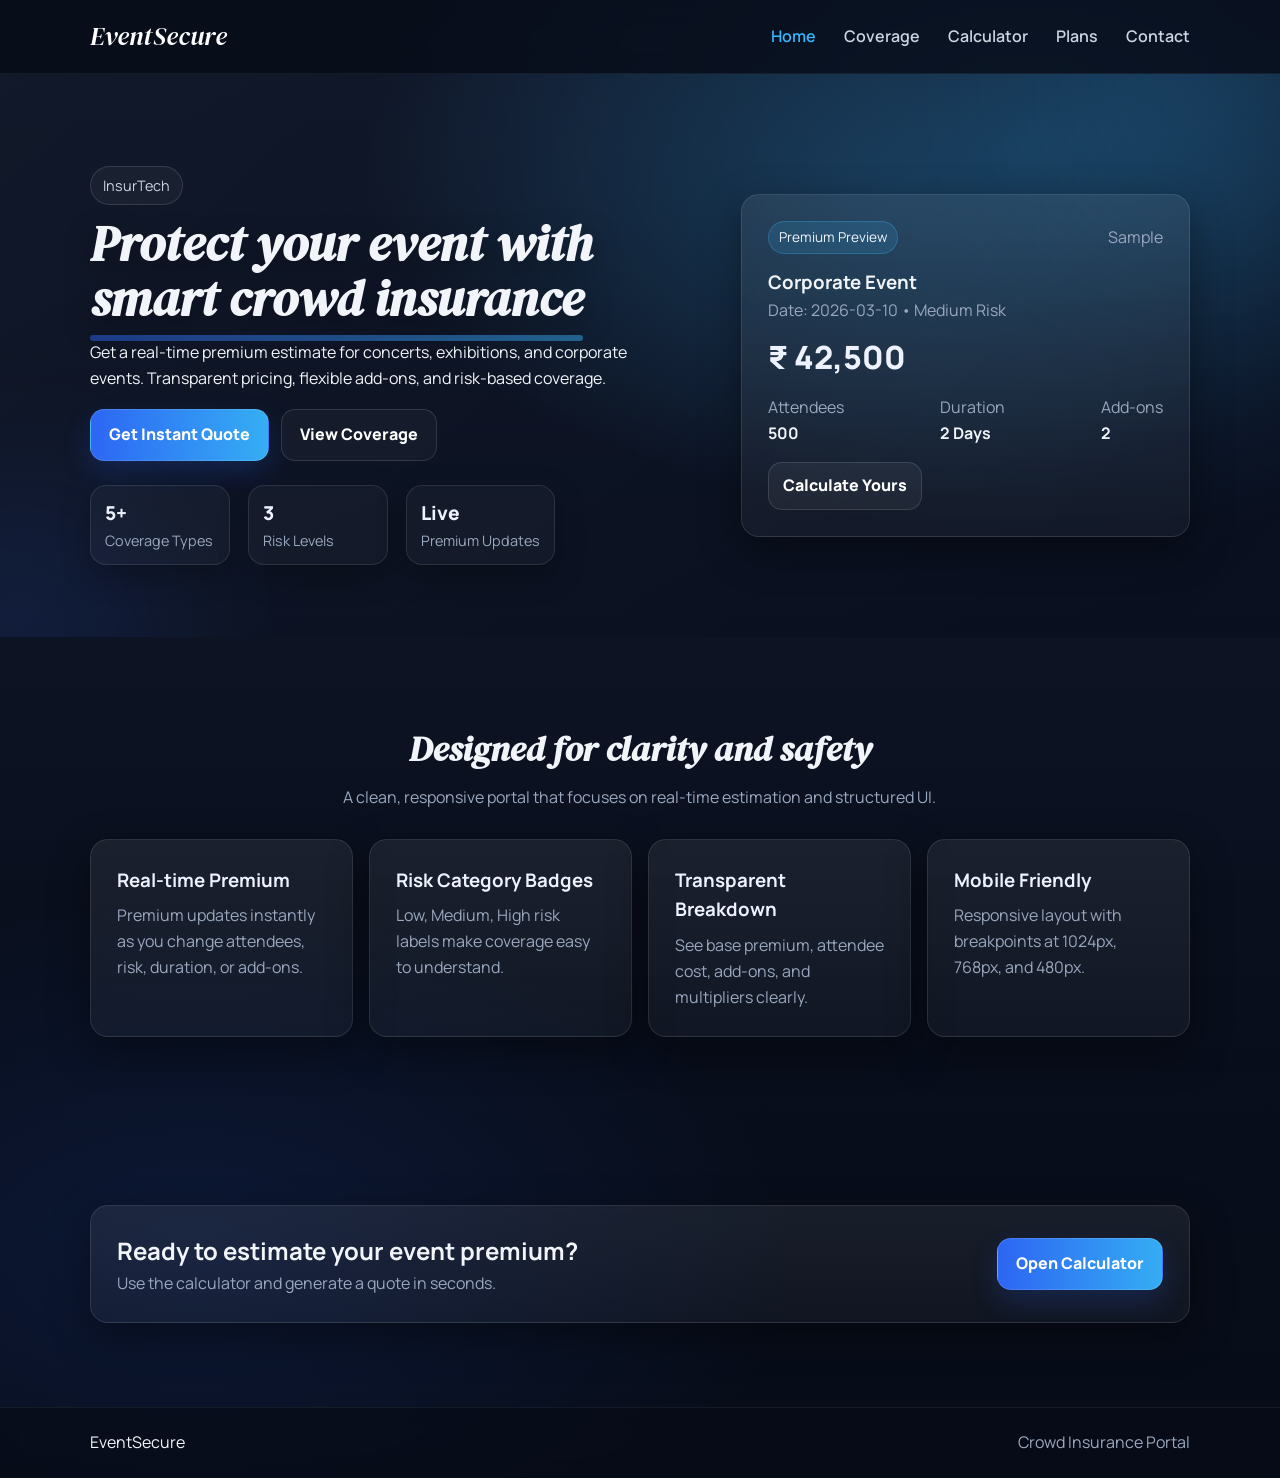
<file: index.html>
<!DOCTYPE html>
<html lang="en">
<head>
  <meta charset="UTF-8" />
  <meta name="viewport" content="width=device-width, initial-scale=1.0"/>
  <title>EventSecure | Crowd Insurance Portal</title>

  <link href="https://fonts.googleapis.com/css2?family=DM+Serif+Display:ital@1&family=Manrope:wght@300;400;600;700&display=swap" rel="stylesheet">
  <link rel="stylesheet" href="style.css">
</head>

<body>
  
  <header class="navbar">
    <div class="container nav-container">
      <a class="logo" href="index.html">EventSecure</a>

      <nav>
        <ul class="nav-links" id="navLinks">
          <li><a class="active" href="index.html">Home</a></li>
          <li><a href="coverage.html">Coverage</a></li>
          <li><a href="calculator.html">Calculator</a></li>
          <li><a href="plans.html">Plans</a></li>
          <li><a href="contact.html">Contact</a></li>
        </ul>
      </nav>

      <button class="menu-toggle" id="menuToggle" aria-label="Open menu">&#9776;</button>
    </div>
  </header>

  
  <main>
    <section class="hero hero-blobs">
      <div class="container hero-grid">
        <div class="hero-text fade-up">
          <p class="pill">InsurTech</p>
    <h1>Protect your event with <span class="accent">smart crowd insurance</span></h1>
          <p class="subtext">
            Get a real-time premium estimate for concerts, exhibitions, and corporate events.
            Transparent pricing, flexible add-ons, and risk-based coverage.
          </p>

          <div class="hero-buttons">
            <a class="btn-primary" href="calculator.html">Get Instant Quote</a>
            <a class="btn-secondary" href="coverage.html">View Coverage</a>
          </div>

          <div class="mini-stats">
            <div class="stat">
              <div class="stat-num">5+</div>
              <div class="stat-label">Coverage Types</div>
            </div>
            <div class="stat">
              <div class="stat-num">3</div>
              <div class="stat-label">Risk Levels</div>
            </div>
            <div class="stat">
              <div class="stat-num">Live</div>
              <div class="stat-label">Premium Updates</div>
            </div>
          </div>
        </div>

        <div class="hero-panel fade-up">
          <div class="glass card-preview">
            <div class="preview-top">
              <span class="chip">Premium Preview</span>
              <span class="muted">Sample</span>
            </div>

            <div class="preview-main">
              <h3>Corporate Event</h3>
              <p class="muted">Date: 2026-03-10 • Medium Risk</p>
              <div class="preview-price">₹ 42,500</div>
            </div>

            <div class="preview-row">
              <div>
                <div class="muted">Attendees</div>
                <div class="strong">500</div>
              </div>
              <div>
                <div class="muted">Duration</div>
                <div class="strong">2 Days</div>
              </div>
              <div>
                <div class="muted">Add-ons</div>
                <div class="strong">2</div>
              </div>
            </div>

            <a class="btn-small" href="calculator.html">Calculate Yours</a>
          </div>
        </div>
      </div>
    </section>

    
    <section class="section section-alt">
      <div class="container">
        <div class="section-title fade-up">
          <h2>Designed for clarity and safety</h2>
          <p class="muted">A clean, responsive portal that focuses on real-time estimation and structured UI.</p>
        </div>

        <div class="features-grid">
          <article class="feature glass fade-up">
            <h3>Real-time Premium</h3>
            <p class="muted">Premium updates instantly as you change attendees, risk, duration, or add-ons.</p>
          </article>

          <article class="feature glass fade-up">
            <h3>Risk Category Badges</h3>
            <p class="muted">Low, Medium, High risk labels make coverage easy to understand.</p>
          </article>

          <article class="feature glass fade-up">
            <h3>Transparent Breakdown</h3>
            <p class="muted">See base premium, attendee cost, add-ons, and multipliers clearly.</p>
          </article>

          <article class="feature glass fade-up">
            <h3>Mobile Friendly</h3>
            <p class="muted">Responsive layout with breakpoints at 1024px, 768px, and 480px.</p>
          </article>
        </div>
      </div>
    </section>


    <section class="section">
      <div class="container cta glass fade-up">
        <div>
          <h2>Ready to estimate your event premium?</h2>
          <p class="muted">Use the calculator and generate a quote in seconds.</p>
        </div>
        <a class="btn-primary" href="calculator.html">Open Calculator</a>
      </div>
    </section>
  </main>

  
  <footer class="footer">
    <div class="container footer-content">
      <p>EventSecure</p>
      <p class="muted">Crowd Insurance Portal </p>
    </div>
  </footer>

  <script src="script.js"></script>
</body>
</html>
</file>
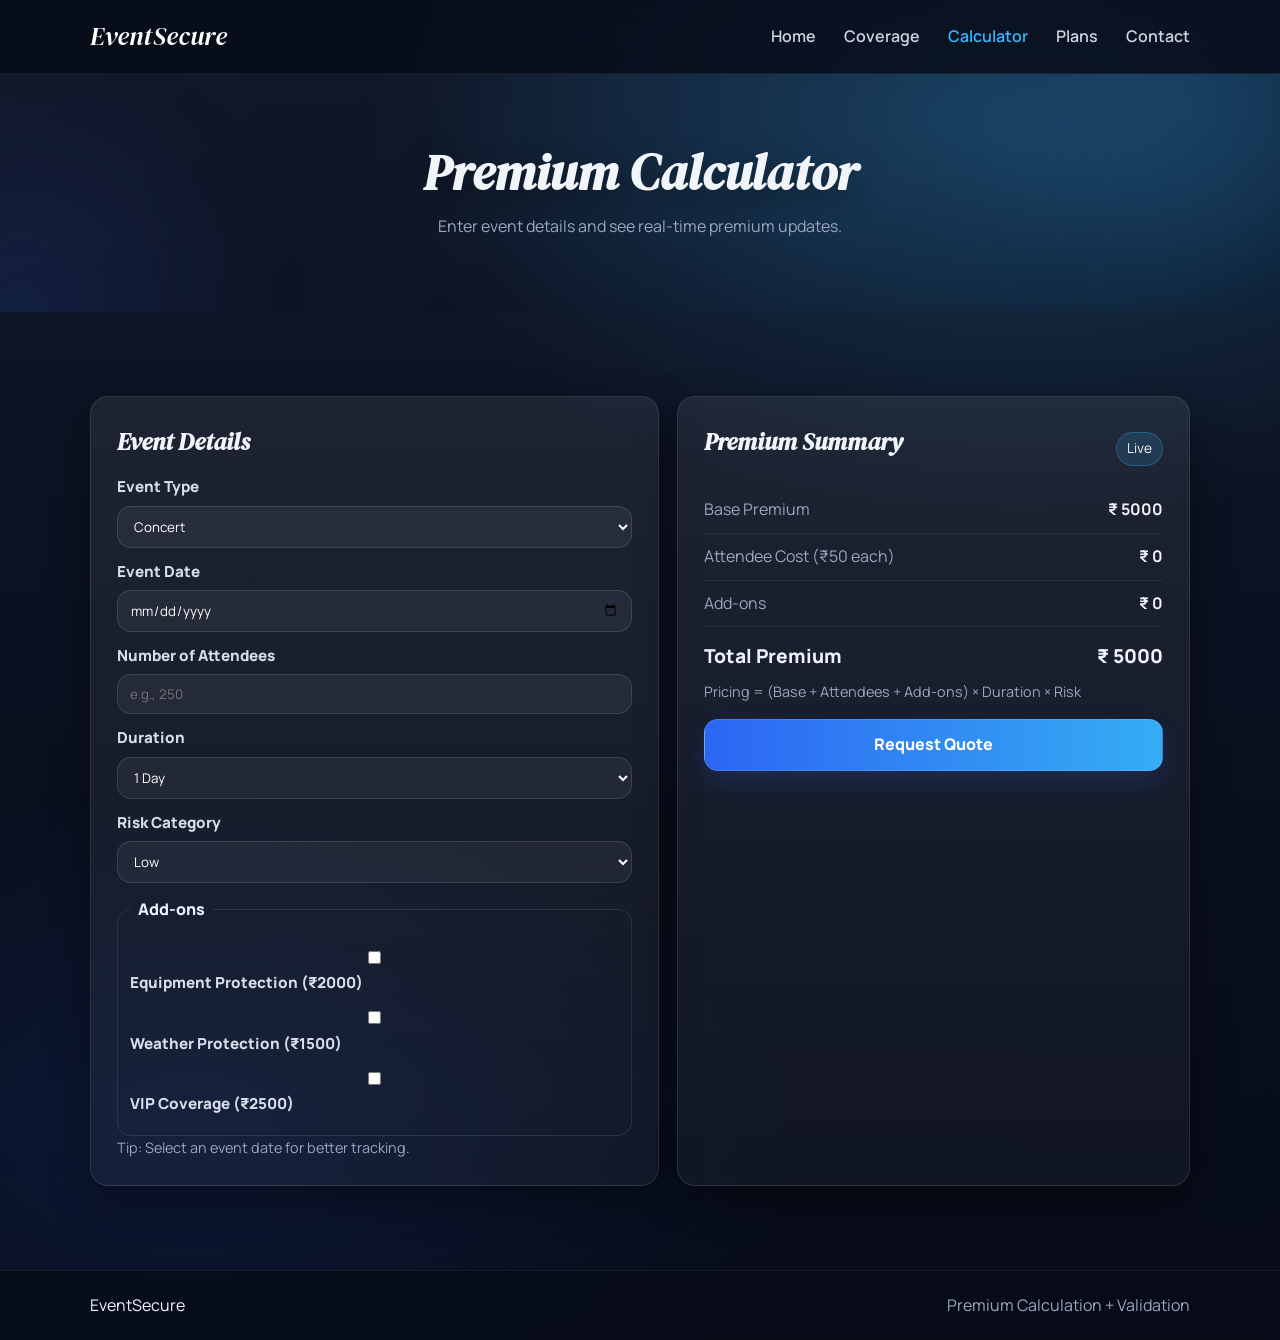
<file: calculator.html>
<!DOCTYPE html>
<html lang="en">
<head>
  <meta charset="UTF-8" />
  <meta name="viewport" content="width=device-width, initial-scale=1.0"/>
  <title>Calculator | EventSecure</title>

  <link href="https://fonts.googleapis.com/css2?family=DM+Serif+Display:ital@1&family=Manrope:wght@300;400;600;700&display=swap" rel="stylesheet">
  <link rel="stylesheet" href="style.css">
</head>

<body>
  <header class="navbar">
    <div class="container nav-container">
      <a class="logo" href="index.html">EventSecure</a>

      <nav>
        <ul class="nav-links" id="navLinks">
          <li><a href="index.html">Home</a></li>
          <li><a href="coverage.html">Coverage</a></li>
          <li><a class="active" href="calculator.html">Calculator</a></li>
          <li><a href="plans.html">Plans</a></li>
          <li><a href="contact.html">Contact</a></li>
        </ul>
      </nav>

      <button class="menu-toggle" id="menuToggle" aria-label="Open menu">&#9776;</button>
    </div>
  </header>

  <main>
    <section class="page-hero hero-blobs">
      <div class="container fade-up">
        <h1>Premium Calculator</h1>
        <p class="muted">Enter event details and see real-time premium updates.</p>
      </div>
    </section>

    <section class="section section-alt">
      <div class="container calc-grid">
        <!-- Form -->
        <section class="glass fade-up" aria-label="Event Details Form">
          <h2 class="card-title">Event Details</h2>

          <form id="calcForm" class="form">
            <label for="eventType">Event Type</label>
            <select id="eventType">
              <option value="5000">Concert</option>
              <option value="3000">Exhibition</option>
              <option value="4000">Corporate Event</option>
            </select>

            <label for="eventDate">Event Date</label>
            <input type="date" id="eventDate"/>

            <label for="attendees">Number of Attendees</label>
            <input type="number" id="attendees" min="1" placeholder="e.g., 250"/>

            <label for="duration">Duration</label>
            <select id="duration">
              <option value="1">1 Day</option>
              <option value="1.2">2–3 Days</option>
              <option value="1.5">More than 3 Days</option>
            </select>

            <label for="risk">Risk Category</label>
            <select id="risk">
              <option value="1">Low</option>
              <option value="1.3">Medium</option>
              <option value="1.6">High</option>
            </select>

            <fieldset class="fieldset">
              <legend>Add-ons</legend>
              <label class="check">
                <input type="checkbox" id="equipment" value="2000"/>
                Equipment Protection (₹2000)
              </label>
              <label class="check">
                <input type="checkbox" id="weather" value="1500"/>
                Weather Protection (₹1500)
              </label>
              <label class="check">
                <input type="checkbox" id="vip" value="2500"/>
                VIP Coverage (₹2500)
              </label>
            </fieldset>

            <p id="calcMsg" class="muted small"></p>
          </form>
        </section>

        <!-- Summary -->
        <aside class="glass fade-up" aria-label="Premium Summary">
          <div class="summary-head">
            <h2 class="card-title">Premium Summary</h2>
            <span class="chip">Live</span>
          </div>

          <div class="summary-row">
            <span class="muted">Base Premium</span>
            <span class="strong">₹ <span id="basePremium">0</span></span>
          </div>

          <div class="summary-row">
            <span class="muted">Attendee Cost (₹50 each)</span>
            <span class="strong">₹ <span id="attendeeCost">0</span></span>
          </div>

          <div class="summary-row">
            <span class="muted">Add-ons</span>
            <span class="strong">₹ <span id="addonCost">0</span></span>
          </div>

          <div class="divider"></div>

          <div class="summary-total">
            <span>Total Premium</span>
            <span>₹ <span id="totalPremium">0</span></span>
          </div>

          <p class="muted small">Pricing = (Base + Attendees + Add-ons) × Duration × Risk</p>

          <a class="btn-primary full" href="contact.html">Request Quote</a>
        </aside>
      </div>
    </section>
  </main>

  <footer class="footer">
    <div class="container footer-content">
      <p>EventSecure</p>
      <p class="muted">Premium Calculation + Validation</p>
    </div>
  </footer>

  <script src="script.js"></script>
</body>
</html>
</file>
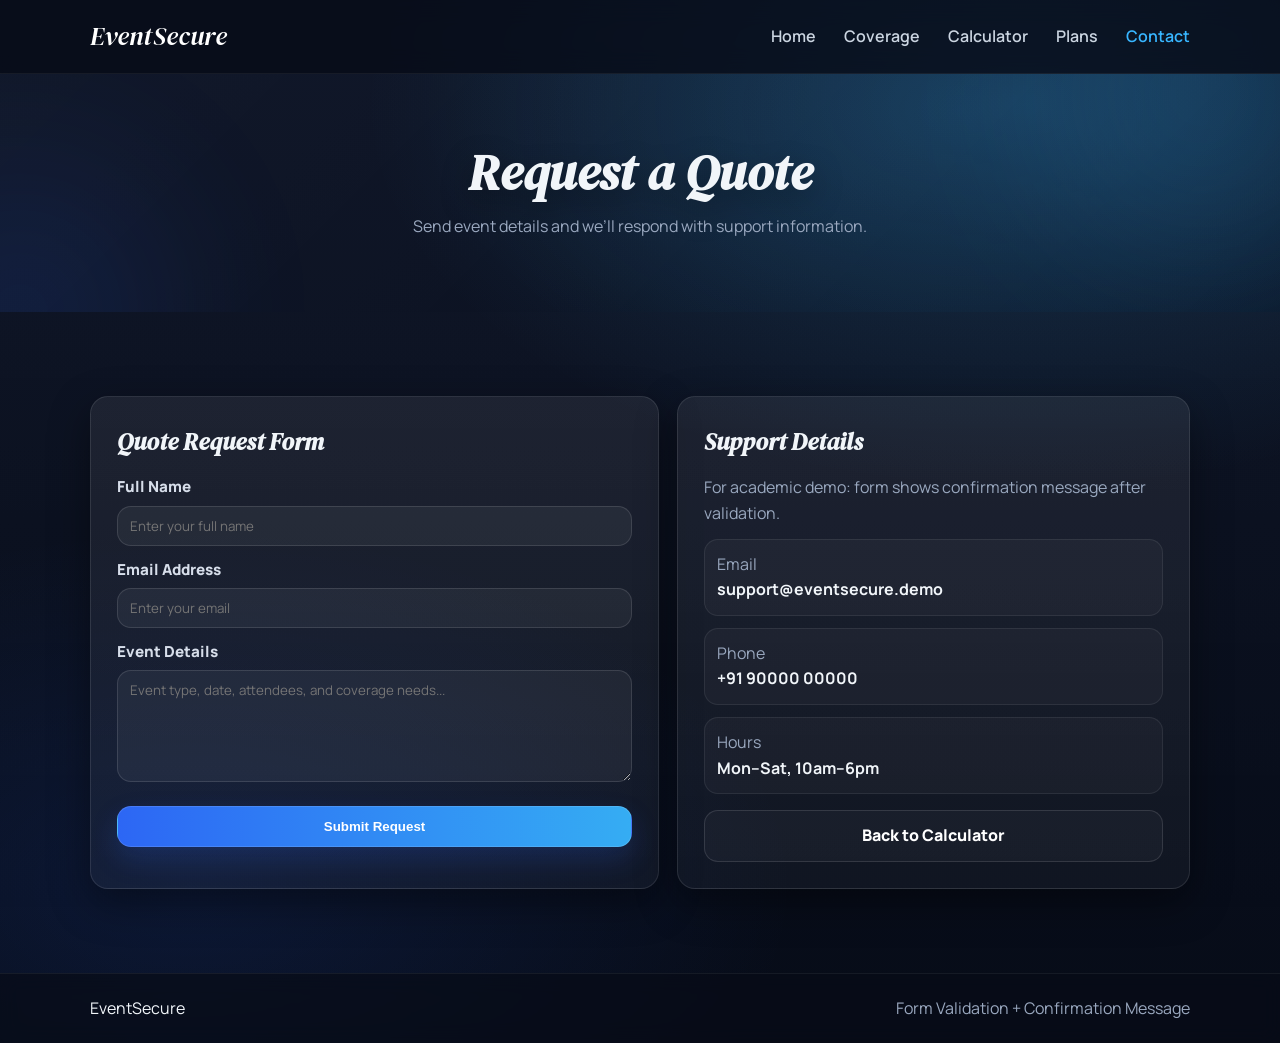
<file: contact.html>
<!DOCTYPE html>
<html lang="en">
<head>
  <meta charset="UTF-8" />
  <meta name="viewport" content="width=device-width, initial-scale=1.0"/>
  <title>Contact | EventSecure</title>

  <link href="https://fonts.googleapis.com/css2?family=DM+Serif+Display:ital@1&family=Manrope:wght@300;400;600;700&display=swap" rel="stylesheet">
  <link rel="stylesheet" href="style.css">
</head>

<body>
  <header class="navbar">
    <div class="container nav-container">
      <a class="logo" href="index.html">EventSecure</a>

      <nav>
        <ul class="nav-links" id="navLinks">
          <li><a href="index.html">Home</a></li>
          <li><a href="coverage.html">Coverage</a></li>
          <li><a href="calculator.html">Calculator</a></li>
          <li><a href="plans.html">Plans</a></li>
          <li><a class="active" href="contact.html">Contact</a></li>
        </ul>
      </nav>

      <button class="menu-toggle" id="menuToggle" aria-label="Open menu">&#9776;</button>
    </div>
  </header>

  <main>
    <section class="page-hero hero-blobs">
      <div class="container fade-up">
        <h1>Request a Quote</h1>
        <p class="muted">Send event details and we’ll respond with support information.</p>
      </div>
    </section>

    <section class="section section-alt">
      <div class="container contact-grid">
        <section class="glass fade-up">
          <h2 class="card-title">Quote Request Form</h2>

          <form id="contactForm" class="form">
            <label for="name">Full Name</label>
            <input type="text" id="name" placeholder="Enter your full name" required>

            <label for="email">Email Address</label>
            <input type="email" id="email" placeholder="Enter your email" required>

            <label for="message">Event Details</label>
            <textarea id="message" rows="5" placeholder="Event type, date, attendees, and coverage needs..." required></textarea>

            <button class="btn-primary full" type="submit">Submit Request</button>
            <p id="formMessage" class="small"></p>
          </form>
        </section>

        <aside class="glass fade-up">
          <h2 class="card-title">Support Details</h2>
          <p class="muted">For academic demo: form shows confirmation message after validation.</p>

          <div class="support-box">
            <div class="support-item">
              <div class="muted">Email</div>
              <div class="strong">support@eventsecure.demo</div>
            </div>
            <div class="support-item">
              <div class="muted">Phone</div>
              <div class="strong">+91 90000 00000</div>
            </div>
            <div class="support-item">
              <div class="muted">Hours</div>
              <div class="strong">Mon–Sat, 10am–6pm</div>
            </div>
          </div>

          <a class="btn-secondary full" href="calculator.html">Back to Calculator</a>
        </aside>
      </div>
    </section>
  </main>

  <footer class="footer">
    <div class="container footer-content">
      <p>EventSecure</p>
      <p class="muted">Form Validation + Confirmation Message</p>
    </div>
  </footer>

  <script src="script.js"></script>
</body>
</html>
</file>
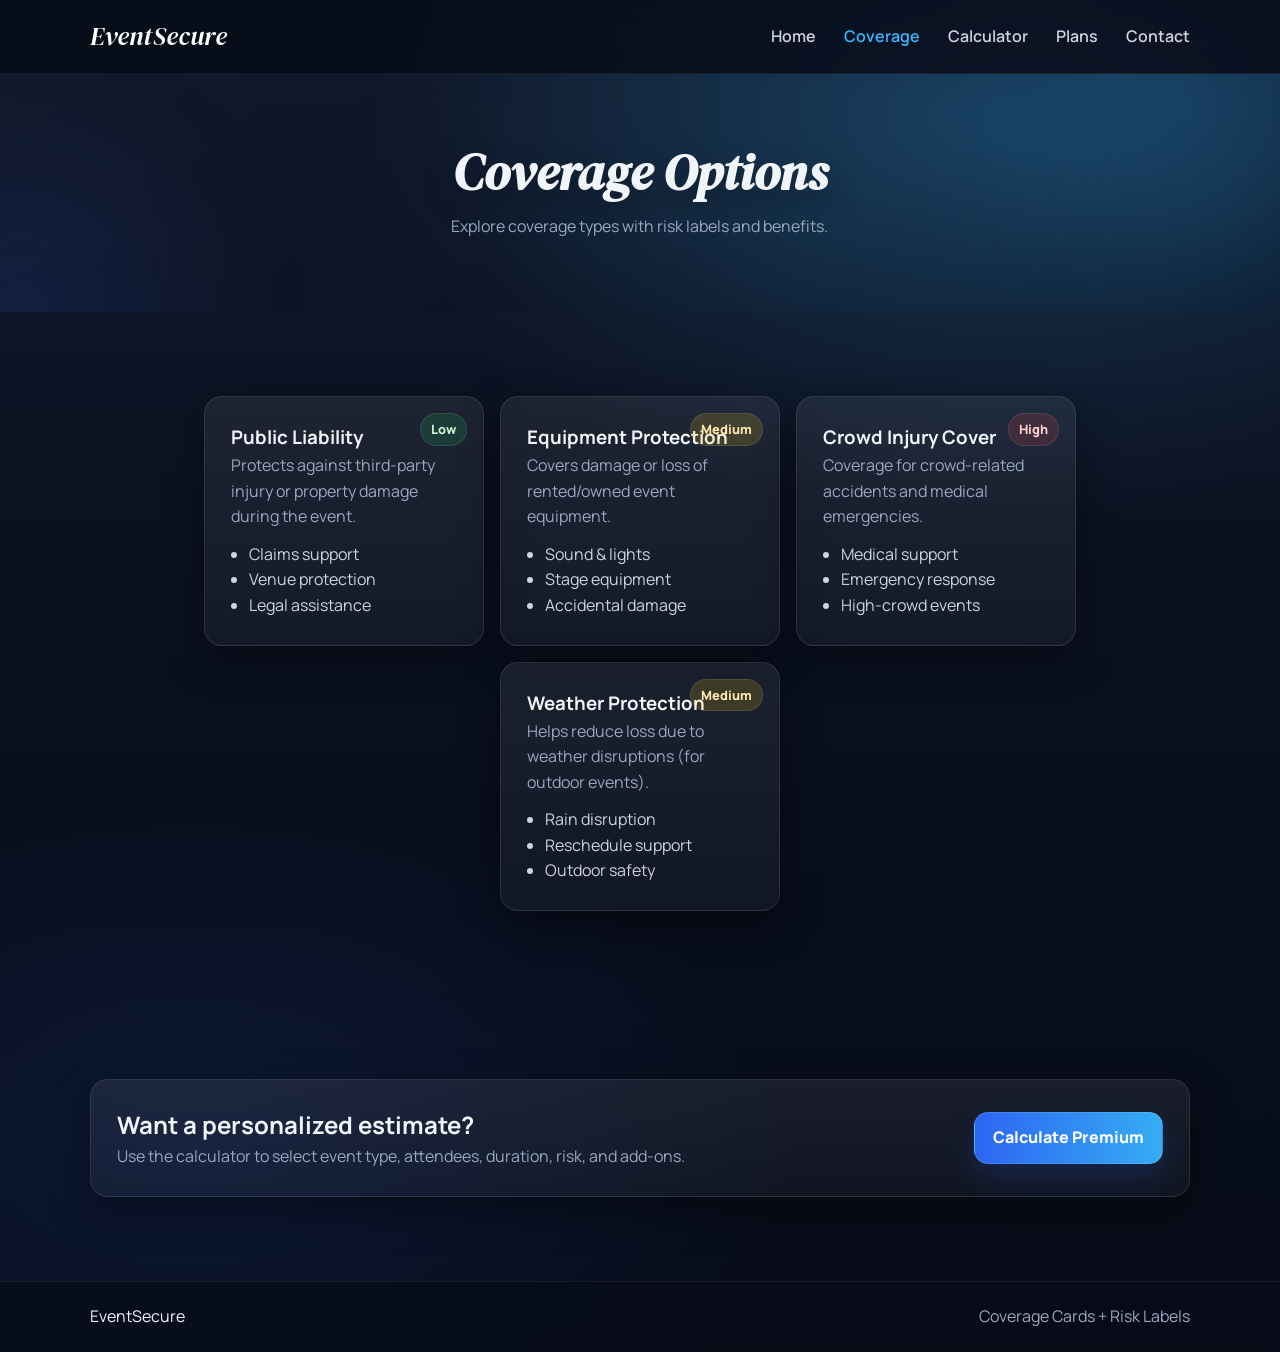
<file: coverage.html>
<!DOCTYPE html>
<html lang="en">
<head>
  <meta charset="UTF-8" />
  <meta name="viewport" content="width=device-width, initial-scale=1.0"/>
  <title>Coverage | EventSecure</title>

  <link href="https://fonts.googleapis.com/css2?family=DM+Serif+Display:ital@1&family=Manrope:wght@300;400;600;700&display=swap" rel="stylesheet">
  <link rel="stylesheet" href="style.css">
</head>

<body>
  <header class="navbar">
    <div class="container nav-container">
      <a class="logo" href="index.html">EventSecure</a>

      <nav>
        <ul class="nav-links" id="navLinks">
          <li><a href="index.html">Home</a></li>
          <li><a class="active" href="coverage.html">Coverage</a></li>
          <li><a href="calculator.html">Calculator</a></li>
          <li><a href="plans.html">Plans</a></li>
          <li><a href="contact.html">Contact</a></li>
        </ul>
      </nav>

      <button class="menu-toggle" id="menuToggle" aria-label="Open menu">&#9776;</button>
    </div>
  </header>

  <main>
    <section class="page-hero hero-blobs">
      <div class="container fade-up">
        <h1>Coverage Options</h1>
        <p class="muted">Explore coverage types with risk labels and benefits.</p>
      </div>
    </section>

    <section class="section section-alt">
      <div class="container">
        <div class="cards-flex">
          <article class="coverage-card glass fade-up">
            <span class="risk-badge low">Low</span>
            <h3>Public Liability</h3>
            <p class="muted">Protects against third-party injury or property damage during the event.</p>
            <ul class="mini-list">
              <li>Claims support</li>
              <li>Venue protection</li>
              <li>Legal assistance</li>
            </ul>
          </article>

          <article class="coverage-card glass fade-up">
            <span class="risk-badge medium">Medium</span>
            <h3>Equipment Protection</h3>
            <p class="muted">Covers damage or loss of rented/owned event equipment.</p>
            <ul class="mini-list">
              <li>Sound & lights</li>
              <li>Stage equipment</li>
              <li>Accidental damage</li>
            </ul>
          </article>

          <article class="coverage-card glass fade-up">
            <span class="risk-badge high">High</span>
            <h3>Crowd Injury Cover</h3>
            <p class="muted">Coverage for crowd-related accidents and medical emergencies.</p>
            <ul class="mini-list">
              <li>Medical support</li>
              <li>Emergency response</li>
              <li>High-crowd events</li>
            </ul>
          </article>

          <article class="coverage-card glass fade-up">
            <span class="risk-badge medium">Medium</span>
            <h3>Weather Protection</h3>
            <p class="muted">Helps reduce loss due to weather disruptions (for outdoor events).</p>
            <ul class="mini-list">
              <li>Rain disruption</li>
              <li>Reschedule support</li>
              <li>Outdoor safety</li>
            </ul>
          </article>
        </div>
      </div>
    </section>

    <section class="section">
      <div class="container cta glass fade-up">
        <div>
          <h2>Want a personalized estimate?</h2>
          <p class="muted">Use the calculator to select event type, attendees, duration, risk, and add-ons.</p>
        </div>
        <a class="btn-primary" href="calculator.html">Calculate Premium</a>
      </div>
    </section>
  </main>

  <footer class="footer">
    <div class="container footer-content">
      <p>EventSecure</p>
      <p class="muted">Coverage Cards + Risk Labels</p>
    </div>
  </footer>

  <script src="script.js"></script>
</body>
</html>
</file>
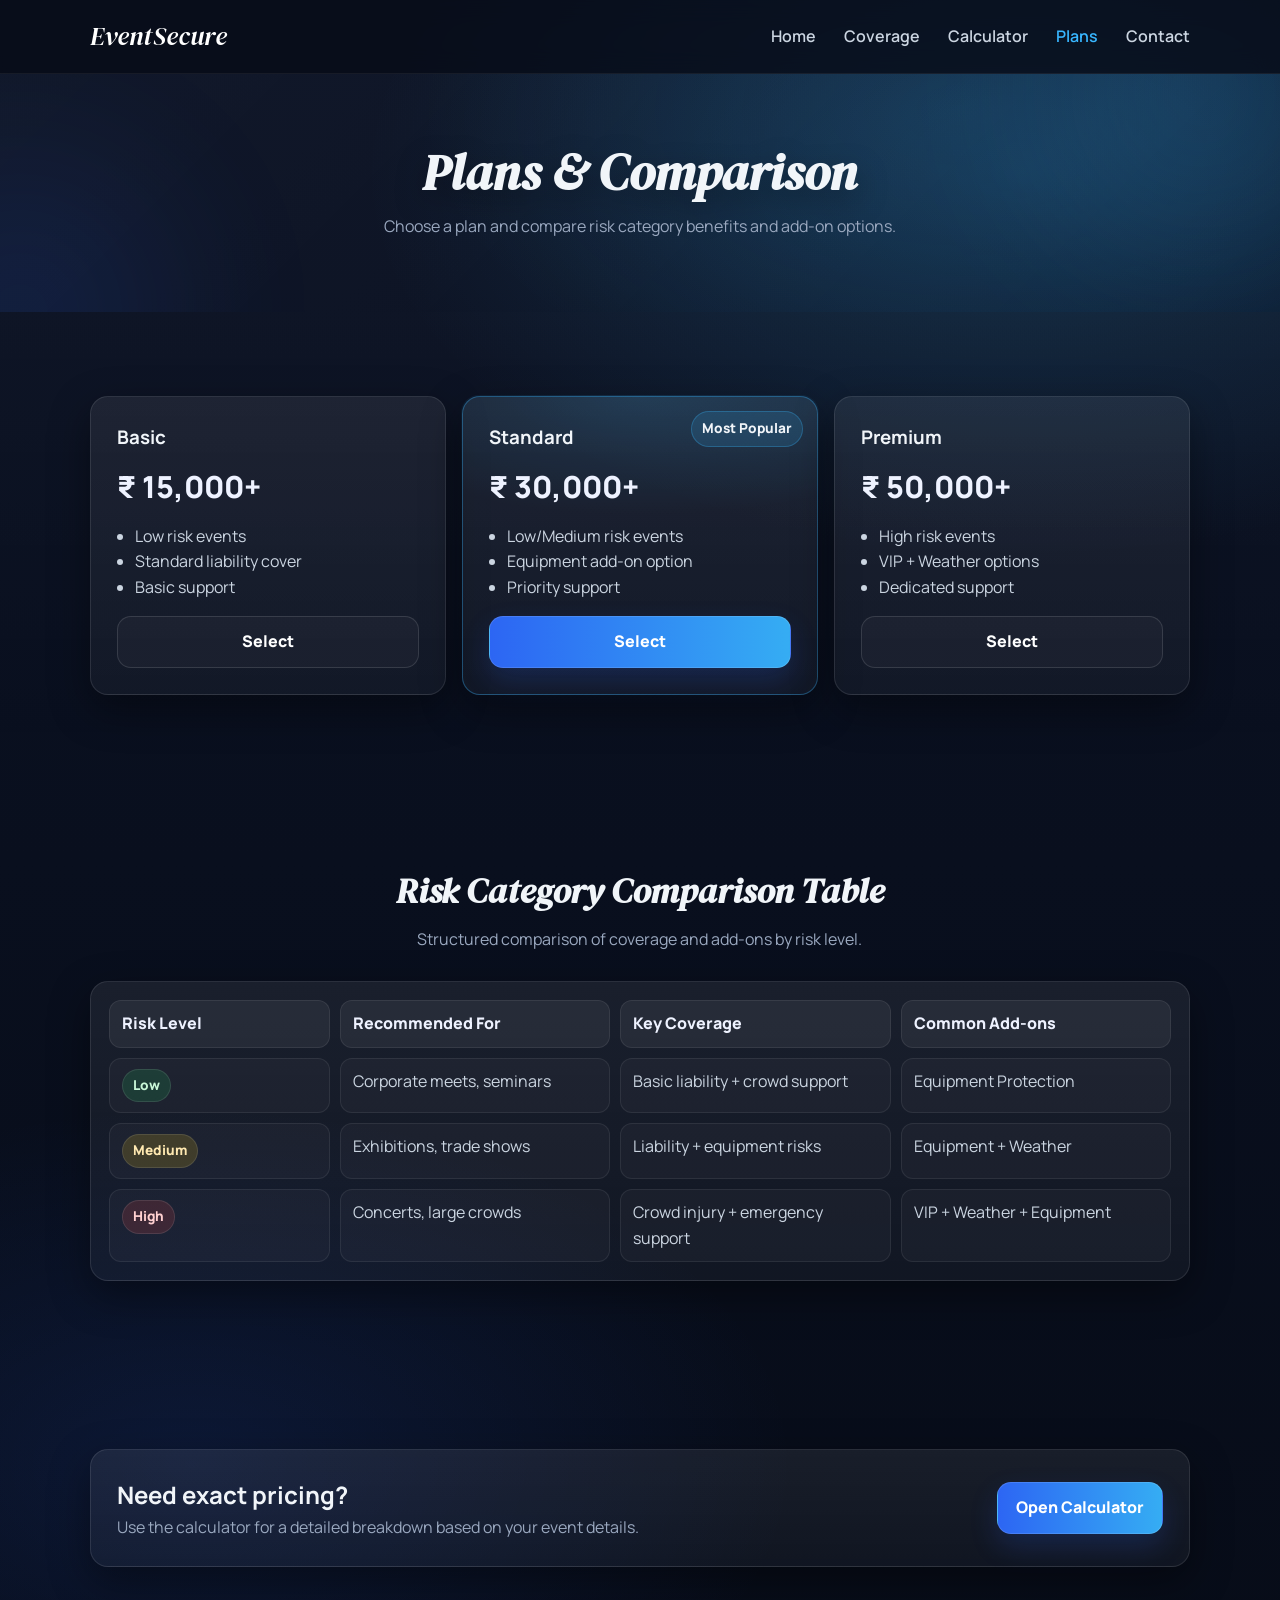
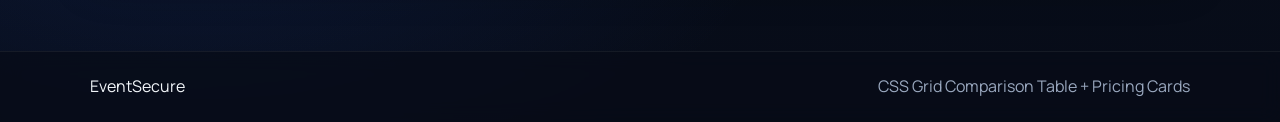
<file: plans.html>
<!DOCTYPE html>
<html lang="en">
<head>
  <meta charset="UTF-8" />
  <meta name="viewport" content="width=device-width, initial-scale=1.0"/>
  <title>Plans | EventSecure</title>

  <link href="https://fonts.googleapis.com/css2?family=DM+Serif+Display:ital@1&family=Manrope:wght@300;400;600;700&display=swap" rel="stylesheet">
  <link rel="stylesheet" href="style.css">
</head>

<body>
  <header class="navbar">
    <div class="container nav-container">
      <a class="logo" href="index.html">EventSecure</a>

      <nav>
        <ul class="nav-links" id="navLinks">
          <li><a href="index.html">Home</a></li>
          <li><a href="coverage.html">Coverage</a></li>
          <li><a href="calculator.html">Calculator</a></li>
          <li><a class="active" href="plans.html">Plans</a></li>
          <li><a href="contact.html">Contact</a></li>
        </ul>
      </nav>

      <button class="menu-toggle" id="menuToggle" aria-label="Open menu">&#9776;</button>
    </div>
  </header>

  <main>
    <section class="page-hero hero-blobs">
      <div class="container fade-up">
        <h1>Plans & Comparison</h1>
        <p class="muted">Choose a plan and compare risk category benefits and add-on options.</p>
      </div>
    </section>

    <!-- Pricing cards (Grid) -->
    <section class="section section-alt">
      <div class="container">
        <div class="plans-grid">
          <article class="plan glass fade-up">
            <h3>Basic</h3>
            <div class="price">₹ 15,000+</div>
            <ul class="mini-list">
              <li>Low risk events</li>
              <li>Standard liability cover</li>
              <li>Basic support</li>
            </ul>
            <a class="btn-secondary full" href="calculator.html">Select</a>
          </article>

          <article class="plan glass featured fade-up">
            <span class="badge">Most Popular</span>
            <h3>Standard</h3>
            <div class="price">₹ 30,000+</div>
            <ul class="mini-list">
              <li>Low/Medium risk events</li>
              <li>Equipment add-on option</li>
              <li>Priority support</li>
            </ul>
            <a class="btn-primary full" href="calculator.html">Select</a>
          </article>

          <article class="plan glass fade-up">
            <h3>Premium</h3>
            <div class="price">₹ 50,000+</div>
            <ul class="mini-list">
              <li>High risk events</li>
              <li>VIP + Weather options</li>
              <li>Dedicated support</li>
            </ul>
            <a class="btn-secondary full" href="calculator.html">Select</a>
          </article>
        </div>
      </div>
    </section>

    <!-- Comparison table (Required) -->
    <section class="section">
      <div class="container">
        <div class="section-title fade-up">
          <h2>Risk Category Comparison Table</h2>
          <p class="muted">Structured comparison of coverage and add-ons by risk level.</p>
        </div>

        <div class="table-wrap glass fade-up">
          <div class="table-grid">
            <div class="th">Risk Level</div>
            <div class="th">Recommended For</div>
            <div class="th">Key Coverage</div>
            <div class="th">Common Add-ons</div>

            <div class="td"><span class="risk-pill low">Low</span></div>
            <div class="td">Corporate meets, seminars</div>
            <div class="td">Basic liability + crowd support</div>
            <div class="td">Equipment Protection</div>

            <div class="td"><span class="risk-pill medium">Medium</span></div>
            <div class="td">Exhibitions, trade shows</div>
            <div class="td">Liability + equipment risks</div>
            <div class="td">Equipment + Weather</div>

            <div class="td"><span class="risk-pill high">High</span></div>
            <div class="td">Concerts, large crowds</div>
            <div class="td">Crowd injury + emergency support</div>
            <div class="td">VIP + Weather + Equipment</div>
          </div>
        </div>
      </div>
    </section>

    <section class="section">
      <div class="container cta glass fade-up">
        <div>
          <h2>Need exact pricing?</h2>
          <p class="muted">Use the calculator for a detailed breakdown based on your event details.</p>
        </div>
        <a class="btn-primary" href="calculator.html">Open Calculator</a>
      </div>
    </section>
  </main>

  <footer class="footer">
    <div class="container footer-content">
      <p>EventSecure</p>
      <p class="muted">CSS Grid Comparison Table + Pricing Cards</p>
    </div>
  </footer>

  <script src="script.js"></script>
</body>
</html>
</file>
<file: style.css>
* { margin: 0; padding: 0; box-sizing: border-box; }

:root{
  
  --bg:#0b1224;              
  --bg2:#0f1a33;            
  --panel:#0f1b35;           
  --glass:rgba(255,255,255,0.06);
  --line:rgba(255,255,255,0.10);

  --text:#f1f5f9;
  --muted:#9aa8bf;

  
  --accent1:#2f6bff;
  --accent2:#38b6ff;


  --shadow-soft: 0 18px 55px rgba(0,0,0,0.48);
  --shadow-card: 0 14px 40px rgba(0,0,0,0.40);
  --shadow-btn:  0 12px 28px rgba(47,107,255,0.18);

  --radius: 18px;
}


body{
  font-family:'Manrope',sans-serif;
  background: radial-gradient(1200px 700px at 80% 10%, rgba(56,182,255,0.18), transparent 55%),
              radial-gradient(1100px 650px at 15% 85%, rgba(47,107,255,0.12), transparent 55%),
              linear-gradient(180deg, var(--bg), #070c18);
  color: var(--text);
  line-height: 1.6;
  position: relative;
  overflow-x: hidden;
}


body::after{
  content:"";
  position: fixed;
  inset: 0;
  pointer-events: none;
  background-image: radial-gradient(rgba(255,255,255,0.035) 1px, transparent 1px);
  background-size: 70px 70px;
  opacity: 0.08;
  mix-blend-mode: overlay;
  z-index: 0;
}


header, main, footer { position: relative; z-index: 1; }


.container{
  width: 86%;
  max-width: 1200px;
  margin: 0 auto;
}

.section{ padding: 84px 0; }
.section-alt{
  background: linear-gradient(180deg, rgba(255,255,255,0.02), rgba(255,255,255,0.00));
}

.muted{ color: var(--muted); }
.strong{ font-weight: 700; }
.small{ font-size: 0.9rem; }


.navbar{
  position: sticky;
  top: 0;
  z-index: 1000;
  background: rgba(8,12,24,0.70);
  backdrop-filter: blur(12px);
  border-bottom: 1px solid rgba(255,255,255,0.06);
}

.nav-container{
  display:flex;
  align-items:center;
  justify-content:space-between;
  padding: 16px 0;
}

.logo{
  font-family: 'DM Serif Display', serif;
  font-style: italic;
  font-size: 1.6rem;
  text-decoration:none;
  color: #fff;
  letter-spacing: 0.2px;
}

.nav-links{
  list-style:none;
  display:flex;
  gap: 28px;
}

.nav-links a{
  text-decoration:none;
  color: #cbd5e1;
  font-weight: 600;
  transition: 0.25s;
}

.nav-links a:hover{ color: var(--accent2); }
.nav-links a.active{ color: var(--accent2); }

.menu-toggle{
  display:none;
  background: rgba(255,255,255,0.04);
  border: 1px solid rgba(255,255,255,0.12);
  color: #fff;
  padding: 8px 12px;
  border-radius: 12px;
  cursor:pointer;
}


.btn-primary, .btn-secondary, .btn-small{
  display:inline-block;
  text-decoration:none;
  font-weight: 800;
  border-radius: 14px;
  transition: 0.25s;
}

.btn-primary{
  padding: 12px 18px;
  color:#fff;
  background: linear-gradient(90deg, rgba(47,107,255,0.95), rgba(56,182,255,0.95));
  box-shadow: var(--shadow-btn);
  border: 1px solid rgba(255,255,255,0.12);
}

.btn-primary:hover{
  transform: translateY(-2px);
  box-shadow: 0 16px 36px rgba(47,107,255,0.22);
  filter: saturate(1.05);
}

.btn-secondary{
  padding: 12px 18px;
  color:#fff;
  border: 1px solid rgba(255,255,255,0.12);
  background: rgba(255,255,255,0.03);
}

.btn-secondary:hover{
  background: rgba(255,255,255,0.06);
  transform: translateY(-2px);
}

.btn-small{
  padding: 10px 14px;
  color:#fff;
  background: rgba(255,255,255,0.05);
  border: 1px solid rgba(255,255,255,0.12);
}

.btn-small:hover{
  background: rgba(255,255,255,0.08);
}

.full{ width:100%; text-align:center; margin-top: 16px; }


.glass{
  background: linear-gradient(180deg, rgba(255,255,255,0.07), rgba(255,255,255,0.04));
  border: 1px solid rgba(255,255,255,0.10);
  border-radius: var(--radius);
  padding: 26px;
  box-shadow: var(--shadow-card);
}

.glass:hover{
  border-color: rgba(56,182,255,0.22);
}

.card-title{
  font-family:'DM Serif Display', serif;
  font-style: italic;
  font-size: 1.5rem;
  margin-bottom: 14px;
}


.hero{
  padding: 92px 0 72px;
  background: radial-gradient(900px 520px at 70% 20%, rgba(56,182,255,0.12), transparent 60%),
              linear-gradient(135deg, rgba(255,255,255,0.03), rgba(255,255,255,0.00));
}

.page-hero{
  padding: 72px 0;
  text-align:center;
  background: radial-gradient(900px 520px at 75% 15%, rgba(56,182,255,0.12), transparent 60%),
              linear-gradient(135deg, rgba(255,255,255,0.03), rgba(255,255,255,0.00));
}

.hero-blobs{
  position: relative;
  overflow:hidden;
}


.hero-blobs::before,
.hero-blobs::after{
  content:"";
  position:absolute;
  width: 520px;
  height: 520px;
  border-radius: 50%;
  filter: blur(70px);
  opacity: 0.18;
  z-index: 0;
}
.hero-blobs::before{
  background: radial-gradient(circle, rgba(56,182,255,0.9), transparent 62%);
  top: -240px;
  right: -180px;
}
.hero-blobs::after{
  background: radial-gradient(circle, rgba(47,107,255,0.9), transparent 62%);
  bottom: -260px;
  left: -240px;
}

.hero-grid{
  position: relative;
  z-index: 1;
  display:grid;
  grid-template-columns: 1.15fr 0.85fr;
  gap: 44px;
  align-items:center;
}

.hero-text h1,
.page-hero h1{
  font-family:'DM Serif Display', serif;
  font-style: italic;
  font-size: 3.1rem;
  line-height: 1.1;
  margin-bottom: 14px;
  text-shadow: 0 10px 30px rgba(0,0,0,0.35);
}


.hero-text h1 span{
  background: none !important;
  -webkit-text-fill-color: initial !important;
}

.hero-text h1 .accent{
  position: relative;
  color: #f1f5f9 !important;
  font-weight: 900;
}
.hero-text h1 .accent::after{
  content: "";
  position: absolute;
  left: 0;
  bottom: -8px;
  width: 100%;
  height: 6px;
  border-radius: 999px;
  background: linear-gradient(90deg, var(--accent1), var(--accent2));
  opacity: 0.45;
}

.subtext{ max-width: 540px; margin-bottom: 18px; }

.pill{
  display:inline-block;
  padding: 7px 12px;
  border-radius: 999px;
  border: 1px solid rgba(255,255,255,0.12);
  background: rgba(255,255,255,0.04);
  color: #cbd5e1;
  font-size: 0.9rem;
  margin-bottom: 12px;
}

.hero-buttons{ display:flex; gap: 12px; flex-wrap:wrap; }

.mini-stats{
  margin-top: 24px;
  display:flex;
  gap: 18px;
  flex-wrap:wrap;
}
.stat{
  padding: 12px 14px;
  border-radius: 16px;
  border: 1px solid rgba(255,255,255,0.10);
  background: rgba(255,255,255,0.03);
  min-width: 140px;
  box-shadow: 0 10px 30px rgba(0,0,0,0.25);
}
.stat-num{ font-weight: 900; font-size: 1.2rem; color: #eef2ff; }
.stat-label{ font-size: 0.9rem; color: var(--muted); }

.hero-panel .card-preview{ padding: 26px; }
.preview-top{
  display:flex;
  justify-content:space-between;
  align-items:center;
  margin-bottom: 14px;
}
.chip{
  display:inline-block;
  padding: 5px 10px;
  border-radius: 999px;
  background: rgba(56,182,255,0.14);
  border: 1px solid rgba(56,182,255,0.28);
  font-size: 0.85rem;
}
.preview-price{
  font-size: 2rem;
  font-weight: 900;
  margin: 8px 0 12px;
  color: #eef2ff;
}
.preview-row{
  display:flex;
  justify-content:space-between;
  gap: 10px;
  margin-bottom: 16px;
}


.section-title{
  text-align:center;
  margin-bottom: 28px;
}
.section-title h2{
  font-family:'DM Serif Display', serif;
  font-style: italic;
  font-size: 2.2rem;
  margin-bottom: 8px;
}


.features-grid{
  display:grid;
  grid-template-columns: repeat(4, 1fr);
  gap: 16px;
}
.feature h3{
  margin-bottom: 8px;
  color: #eef2ff;
}


.cards-flex{
  display:flex;
  flex-wrap:wrap;
  gap: 16px;
  justify-content: center;
}

.coverage-card{
  width: 280px;
  position: relative;
  transition: 0.25s;
}

.coverage-card:hover{
  transform: translateY(-6px);
  border-color: rgba(56,182,255,0.22);
}

.risk-badge{
  position:absolute;
  top: 16px;
  right: 16px;
  padding: 5px 10px;
  border-radius: 999px;
  font-weight: 900;
  font-size: 0.8rem;
  border: 1px solid rgba(255,255,255,0.10);
}

.risk-badge.low{ background: rgba(34,197,94,0.16); color:#c9f7d8; }
.risk-badge.medium{ background: rgba(250,204,21,0.16); color:#ffe9b1; }
.risk-badge.high{ background: rgba(239,68,68,0.16); color:#ffd0d0; }

.mini-list{
  margin-top: 12px;
  padding-left: 18px;
  color: #cbd5e1;
}


.calc-grid{
  display:grid;
  grid-template-columns: 1fr 0.9fr;
  gap: 18px;
}

.form label{
  display:block;
  margin-top: 12px;
  margin-bottom: 6px;
  color: #d7deea;
  font-weight: 800;
  font-size: 0.95rem;
}

.form input, .form select, .form textarea{
  width:100%;
  padding: 10px 12px;
  border-radius: 14px;
  border: 1px solid rgba(255,255,255,0.12);
  background: rgba(255,255,255,0.05);
  color:#fff;
  font-family:'Manrope',sans-serif;
}

.form input:focus, .form select:focus, .form textarea:focus{
  outline:none;
  border-color: rgba(56,182,255,0.40);
  box-shadow: 0 0 0 4px rgba(56,182,255,0.10);
}

.fieldset{
  margin-top: 14px;
  border: 1px solid rgba(255,255,255,0.10);
  border-radius: 14px;
  padding: 12px;
}
.fieldset legend{
  padding: 0 8px;
  color: #eef2ff;
  font-weight: 900;
}
.check{ display:block; margin-top: 8px; color:#cbd5e1; }
.check input{ margin-right: 8px; }

.summary-head{
  display:flex;
  justify-content:space-between;
  align-items:center;
  margin-bottom: 12px;
}
.summary-row{
  display:flex;
  justify-content:space-between;
  padding: 10px 0;
  border-bottom: 1px solid rgba(255,255,255,0.06);
}
.divider{ height: 14px; }
.summary-total{
  display:flex;
  justify-content:space-between;
  font-size: 1.2rem;
  font-weight: 900;
  color: #eef2ff;
  margin-bottom: 8px;
}


.plans-grid{
  display:grid;
  grid-template-columns: repeat(3, 1fr);
  gap: 16px;
}

.plan{
  position:relative;
  transition: 0.25s;
}
.plan:hover{
  transform: translateY(-8px);
  border-color: rgba(56,182,255,0.22);
}

.plan .price{
  font-size: 1.9rem;
  font-weight: 900;
  margin: 10px 0 12px;
  color: #eef2ff;
}

.featured{
  border-color: rgba(56,182,255,0.35);
}


.featured::before{
  content:"";
  position:absolute;
  inset:-2px;
  border-radius: var(--radius);
  background: radial-gradient(600px 220px at 50% 0%, rgba(56,182,255,0.14), transparent 55%);
  pointer-events:none;
  z-index:-1;
}

.badge{
  position:absolute;
  top: 14px;
  right: 14px;
  padding: 6px 10px;
  border-radius: 999px;
  background: rgba(56,182,255,0.14);
  border: 1px solid rgba(56,182,255,0.28);
  font-size: 0.85rem;
  font-weight: 900;
}


.table-wrap{ padding: 18px; }

.table-grid{
  display:grid;
  grid-template-columns: 0.9fr 1.1fr 1.1fr 1.1fr;
  gap: 10px;
}

.th{
  font-weight: 900;
  color: #eef2ff;
  padding: 10px 12px;
  border-radius: 12px;
  background: rgba(255,255,255,0.06);
  border: 1px solid rgba(255,255,255,0.08);
}

.td{
  padding: 10px 12px;
  border-radius: 12px;
  border: 1px solid rgba(255,255,255,0.08);
  background: rgba(255,255,255,0.03);
  color: #cbd5e1;
}

.risk-pill{
  display:inline-block;
  padding: 5px 10px;
  border-radius: 999px;
  font-weight: 900;
  font-size: 0.85rem;
  border: 1px solid rgba(255,255,255,0.10);
}
.risk-pill.low{ background: rgba(34,197,94,0.16); color:#c9f7d8; }
.risk-pill.medium{ background: rgba(250,204,21,0.16); color:#ffe9b1; }
.risk-pill.high{ background: rgba(239,68,68,0.16); color:#ffd0d0; }


.contact-grid{
  display:grid;
  grid-template-columns: 1fr 0.9fr;
  gap: 18px;
}

.support-box{
  margin-top: 12px;
  display:grid;
  gap: 12px;
}

.support-item{
  padding: 12px;
  border-radius: 14px;
  border: 1px solid rgba(255,255,255,0.08);
  background: rgba(255,255,255,0.03);
}


.cta{
  display:flex;
  align-items:center;
  justify-content:space-between;
  gap: 18px;
}


.footer{
  border-top: 1px solid rgba(255,255,255,0.06);
  background: rgba(8,12,24,0.70);
  backdrop-filter: blur(10px);
  padding: 22px 0;
}
.footer-content{
  display:flex;
  justify-content:space-between;
  gap: 10px;
  flex-wrap:wrap;
}


.fade-up{ animation: fadeUp 0.7s ease both; }
@keyframes fadeUp{
  from{ opacity: 0; transform: translateY(12px); }
  to{ opacity: 1; transform: translateY(0); }
}



@media (max-width: 1024px){
  .features-grid{ grid-template-columns: repeat(2, 1fr); }
  .plans-grid{ grid-template-columns: 1fr; }
  .table-grid{ grid-template-columns: 1fr 1fr; }
}


@media (max-width: 768px){
  .hero-grid{ grid-template-columns: 1fr; }
  .calc-grid{ grid-template-columns: 1fr; }
  .contact-grid{ grid-template-columns: 1fr; }
  .cta{ flex-direction: column; align-items: flex-start; }

  .menu-toggle{ display:block; }

  .nav-links{
    position: absolute;
    top: 70px;
    right: 7%;
    background: rgba(10,14,28,0.92);
    border: 1px solid rgba(255,255,255,0.10);
    border-radius: 16px;
    padding: 14px;
    width: 220px;
    display:none;
    flex-direction:column;
    gap: 12px;
    backdrop-filter: blur(12px);
  }
  .nav-links.show{ display:flex; }
}


@media (max-width: 480px){
  .hero-text h1, .page-hero h1{ font-size: 2.2rem; }
  .container{ width: 90%; }
  .stat{ min-width: 130px; }
}
</file>
